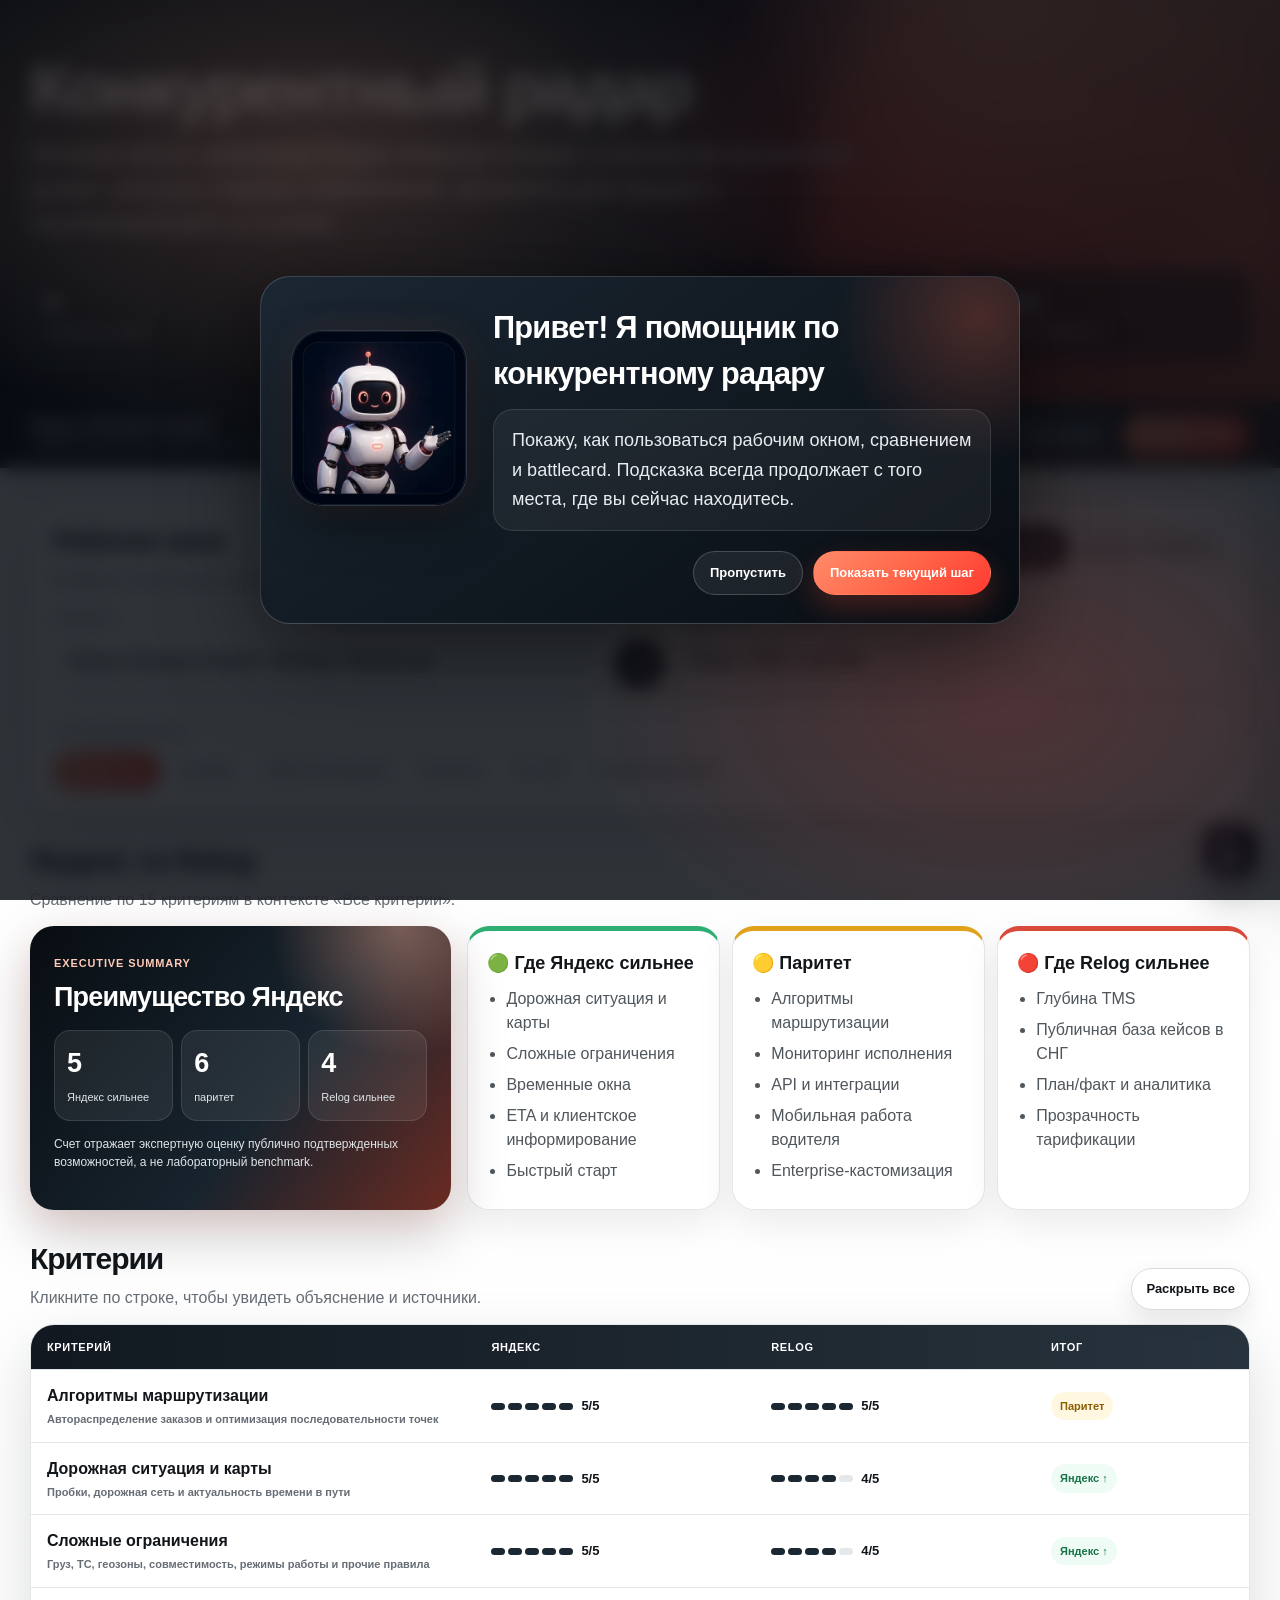
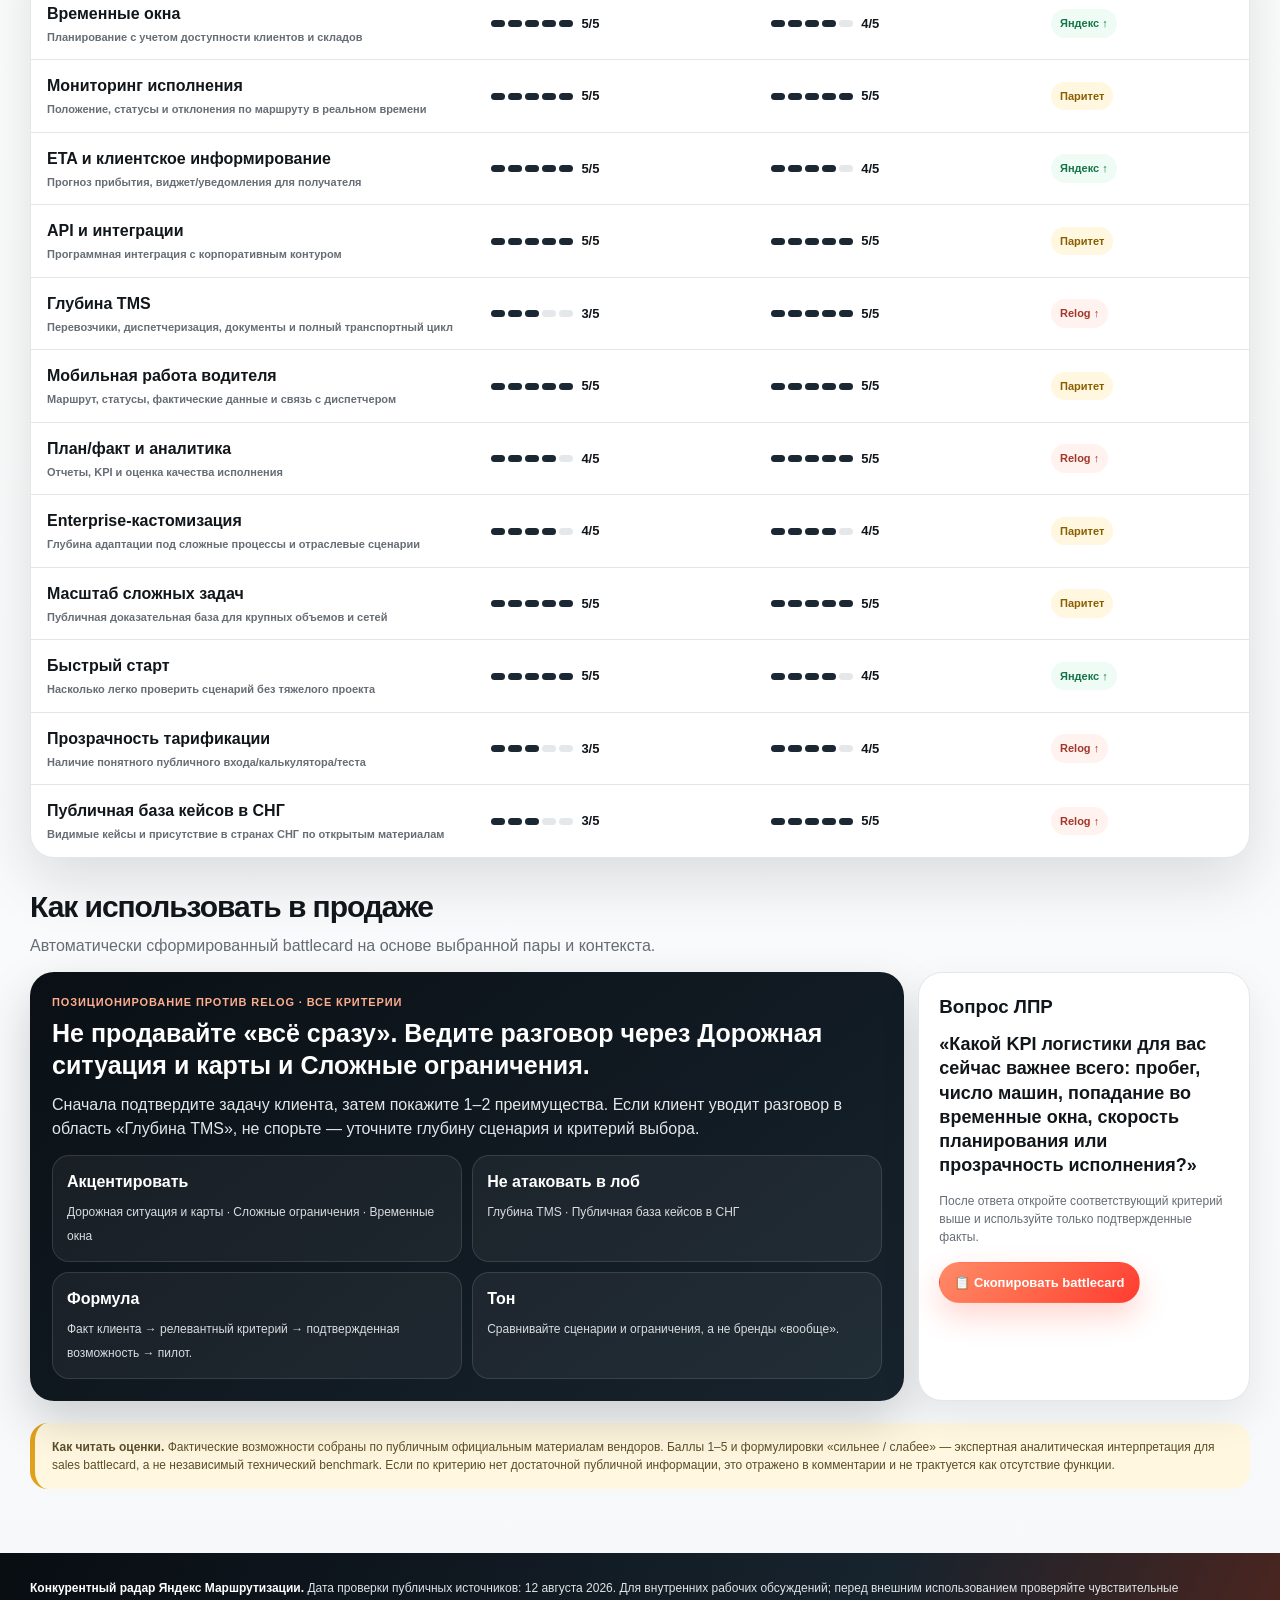
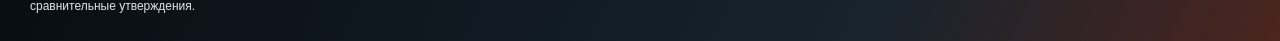
<file: радар.html>
<!doctype html>
<html lang="ru">
<head>
<meta charset="utf-8" />
<meta name="viewport" content="width=device-width, initial-scale=1" />
<title>Конкурентный радар | Яндекс Маршрутизация</title>
<style>
:root{
  --bg:#080d12;--bg2:#1b2733;--ink:#11161b;--muted:#666d75;--card:#fff;--line:#e4e7ea;
  --accent:#ff684b;--accent2:#ff3b30;--accentSoft:#ffad8f;--green:#2eae73;--greenSoft:#effbf5;
  --red:#d94a3a;--redSoft:#fff2ef;--yellow:#b87900;--yellowSoft:#fff7df;--blue:#3269c8;--blueSoft:#eef4ff;
  --soft:#f5f6f7;--shadow:0 22px 60px rgba(8,13,18,.13);--radius:24px;
}
*{box-sizing:border-box}
html{scroll-behavior:smooth}
body{margin:0;font-family:Inter,Segoe UI,Roboto,Arial,sans-serif;background:linear-gradient(180deg,#f4f6f7,#fff 32%,#f6f8f9);color:var(--ink);line-height:1.5}
button,select,input{font:inherit}
button{cursor:pointer}
a{color:inherit}
.wrap{width:min(1220px,calc(100% - 40px));margin:0 auto}
.hero{position:relative;overflow:hidden;color:#fff;padding:54px 0 42px;background:radial-gradient(circle at 78% 4%,rgba(255,173,143,.95),transparent 25%),radial-gradient(circle at 72% 35%,rgba(255,59,48,.9),transparent 34%),linear-gradient(118deg,#080d12 0%,#101820 43%,#51231f 70%,#ff684b 100%)}
.hero:before{content:"";position:absolute;inset:0;background:linear-gradient(90deg,rgba(8,13,18,.91) 0%,rgba(8,13,18,.55) 43%,rgba(8,13,18,.08) 72%),linear-gradient(0deg,rgba(8,13,18,.58),transparent 44%);pointer-events:none}
.hero:after{content:"";position:absolute;right:-145px;top:-185px;width:610px;height:760px;border-radius:48% 52% 45% 55%;background:linear-gradient(180deg,rgba(255,183,151,.95),rgba(255,104,75,.72),rgba(255,59,48,.92));filter:blur(18px);transform:rotate(28deg);opacity:.62}
.hero .wrap{position:relative;z-index:2}
.eyebrow{display:inline-flex;gap:8px;align-items:center;padding:7px 12px;border-radius:999px;border:1px solid rgba(255,255,255,.18);background:rgba(10,15,20,.36);font-size:12px;font-weight:900;letter-spacing:.06em;text-transform:uppercase}
.hero h1{font-size:clamp(38px,6vw,68px);line-height:1.02;letter-spacing:-.04em;margin:0 0 14px;max-width:850px}
.hero p{font-size:clamp(17px,2vw,23px);color:#f2f4f5;max-width:850px;margin:0}
.hero-stats{display:grid;grid-template-columns:repeat(4,1fr);gap:12px;margin-top:28px}
.hero-stat{background:rgba(10,15,20,.48);border:1px solid rgba(255,255,255,.18);border-radius:19px;padding:16px;box-shadow:0 16px 38px rgba(0,0,0,.16);backdrop-filter:blur(10px)}
.hero-stat b{display:block;font-size:22px}.hero-stat span{font-size:13px;color:#e8ebed}
.sticky{position:sticky;top:0;z-index:30;background:linear-gradient(90deg,rgba(8,13,18,.98),rgba(19,28,36,.96) 68%,rgba(54,28,25,.96));border-bottom:1px solid rgba(255,255,255,.1);box-shadow:0 12px 34px rgba(8,13,18,.14)}
.sticky .wrap{display:flex;align-items:center;justify-content:space-between;gap:14px;padding:12px 0}
.brand{color:#fff;font-weight:900;letter-spacing:-.02em}.brand small{display:block;color:#cfd5d9;font-size:11px;font-weight:700;letter-spacing:.04em;text-transform:uppercase}
.top-actions{display:flex;gap:8px;align-items:center;flex-wrap:wrap;justify-content:flex-end}
.btn{appearance:none;border:1px solid #d9dde1;background:#fff;color:#11161b;border-radius:999px;padding:10px 14px;font-weight:900;font-size:13px;box-shadow:0 9px 24px rgba(8,13,18,.09);transition:.2s ease}
.btn:hover,.btn:focus-visible{transform:translateY(-2px);outline:none;box-shadow:0 13px 30px rgba(8,13,18,.18)}
.btn.primary{color:#fff;border-color:transparent;background:linear-gradient(135deg,#ff8b69,#ff684b 48%,#ff3b30);box-shadow:0 13px 30px rgba(255,78,54,.24)}
.btn.dark{background:#111820;color:#fff;border-color:#111820}.btn.ghost{background:rgba(255,255,255,.08);color:#fff;border-color:rgba(255,255,255,.16);box-shadow:none}
main{padding:30px 0 64px}
.control-shell{background:#fff;border:1px solid var(--line);border-radius:28px;padding:22px;box-shadow:var(--shadow)}
.control-head{display:flex;justify-content:space-between;gap:18px;align-items:flex-start;margin-bottom:18px}
.control-head h2{margin:0;font-size:27px;letter-spacing:-.03em}.control-head p{margin:6px 0 0;color:var(--muted)}
.mode-switch{display:inline-flex;padding:4px;background:#f1f3f4;border:1px solid #e1e5e8;border-radius:999px;gap:4px}
.mode-btn{border:0;background:transparent;border-radius:999px;padding:9px 13px;font-weight:900;color:#6e747a}.mode-btn.active{background:#111820;color:#fff;box-shadow:0 8px 18px rgba(8,13,18,.15)}
.product-pickers{display:grid;grid-template-columns:minmax(0,1fr) 50px minmax(0,1fr);gap:12px;align-items:end}
.picker label{display:block;font-size:11px;font-weight:900;text-transform:uppercase;letter-spacing:.07em;color:var(--muted);margin:0 0 7px}
.select-wrap{position:relative}.product-select{width:100%;appearance:none;border:1px solid #dce1e4;background:#fff;border-radius:18px;padding:15px 46px 15px 15px;font-weight:900;color:#11161b;box-shadow:0 9px 24px rgba(8,13,18,.06);outline:none}.product-select:focus{border-color:var(--accent);box-shadow:0 0 0 4px rgba(255,104,75,.12),0 12px 30px rgba(8,13,18,.09)}
.select-wrap:after{content:"⌄";position:absolute;right:16px;top:50%;transform:translateY(-53%);font-size:20px;color:#7b8085;pointer-events:none}
.swap-btn{width:50px;height:50px;border-radius:50%;border:1px solid #dde1e4;background:#111820;color:#fff;font-weight:900;font-size:18px;box-shadow:0 10px 24px rgba(8,13,18,.15);transition:.2s ease}.swap-btn:hover{transform:rotate(180deg);background:linear-gradient(135deg,var(--accent),var(--accent2));border-color:transparent}
.context-row{margin-top:18px;padding-top:17px;border-top:1px solid var(--line)}
.context-label{font-size:11px;font-weight:900;text-transform:uppercase;letter-spacing:.07em;color:var(--muted);margin-bottom:9px}
.chips{display:flex;gap:8px;flex-wrap:wrap}.chip{appearance:none;border:1px solid #dfe3e6;background:#fff;border-radius:999px;padding:9px 12px;font-size:12px;font-weight:900;color:#555c62;transition:.18s ease}.chip:hover{transform:translateY(-2px);border-color:#aaa}.chip.active{color:#fff;border-color:transparent;background:linear-gradient(135deg,#ff8b69,#ff684b 48%,#ff3b30);box-shadow:0 9px 20px rgba(255,78,54,.2)}
.section{margin-top:26px}.section-title{display:flex;align-items:flex-end;justify-content:space-between;gap:14px;margin-bottom:14px}.section-title h2{font-size:30px;margin:0;letter-spacing:-.035em}.section-title p{margin:5px 0 0;color:var(--muted)}
.summary-grid{display:grid;grid-template-columns:1.05fr 1.95fr;gap:16px}
.score-card{position:relative;overflow:hidden;background:radial-gradient(circle at 88% 0,rgba(255,173,143,.42),transparent 28%),linear-gradient(128deg,#080d12,#17232d 58%,#6b2b22 100%);border-radius:24px;padding:24px;color:#fff;box-shadow:0 24px 58px rgba(8,13,18,.2),0 12px 34px rgba(255,82,58,.12)}
.score-card .kicker{font-size:11px;text-transform:uppercase;letter-spacing:.08em;color:#ffcab8;font-weight:900}.score-title{font-size:27px;font-weight:900;line-height:1.12;margin:8px 0 18px;letter-spacing:-.03em}.score-numbers{display:grid;grid-template-columns:repeat(3,1fr);gap:8px}.score-num{padding:12px;border-radius:16px;background:rgba(255,255,255,.075);border:1px solid rgba(255,255,255,.11)}.score-num b{font-size:27px;display:block}.score-num span{font-size:11px;color:#dfe4e7}.score-note{margin-top:14px;color:#dfe4e7;font-size:12px}
.triad{display:grid;grid-template-columns:repeat(3,1fr);gap:12px}
.mini-card{background:#fff;border:1px solid var(--line);border-radius:22px;padding:19px;box-shadow:0 14px 38px rgba(8,13,18,.08)}.mini-card h3{margin:0 0 10px;font-size:18px}.mini-card ul{margin:0;padding-left:19px;color:#4f565c}.mini-card li{margin:7px 0}.mini-card.strong{border-top:5px solid var(--green)}.mini-card.equal{border-top:5px solid #e0a11b}.mini-card.weak{border-top:5px solid var(--red)}
.table-shell{overflow:hidden;border:1px solid var(--line);border-radius:24px;background:#fff;box-shadow:var(--shadow)}
.comp-head,.comp-row{display:grid;grid-template-columns:minmax(190px,1.35fr) minmax(150px,.85fr) minmax(150px,.85fr) minmax(130px,.65fr);align-items:center}
.table-shell.single-mode .comp-head,.table-shell.single-mode .comp-row{grid-template-columns:minmax(220px,1.55fr) minmax(170px,.7fr) minmax(160px,.75fr)}
.comp-head{background:linear-gradient(90deg,#111820,#27333d);color:#fff;font-size:11px;text-transform:uppercase;letter-spacing:.06em;font-weight:900}.comp-head>div,.comp-row>div{padding:14px 16px}.comp-row{border-top:1px solid var(--line);transition:.2s ease;cursor:pointer}.comp-row:hover{background:#fffaf8;box-shadow:inset 4px 0 0 var(--accent)}
.criterion{font-weight:900}.criterion small{display:block;color:var(--muted);font-weight:600;font-size:11px;margin-top:3px}.rating{display:flex;align-items:center;gap:8px}.bars{display:flex;gap:3px}.bar{width:14px;height:7px;border-radius:999px;background:#e5e8ea}.bar.on{background:#1b2733}.rating strong{font-size:13px}.winner{display:inline-flex;align-items:center;gap:6px;width:fit-content;border-radius:999px;padding:6px 9px;font-size:11px;font-weight:900}.winner.a{background:var(--greenSoft);color:#177449}.winner.b{background:var(--redSoft);color:#a2372b}.winner.eq{background:var(--yellowSoft);color:#8a5e00}
.detail-row{display:none;border-top:1px solid #eee;background:#fbfcfc;padding:18px}.detail-row.open{display:block}.detail-grid{display:grid;grid-template-columns:1fr 1fr;gap:12px}.detail-box{border:1px solid #e1e5e8;border-radius:18px;background:#fff;padding:15px}.detail-box h4{margin:0 0 6px;font-size:15px}.detail-box p{margin:0;color:#51585e;font-size:13px}.detail-tip{margin-top:12px;border-radius:17px;padding:14px 16px;background:var(--yellowSoft);border-left:5px solid #e0a11b;font-size:13px}.source-mini{margin-top:10px;font-size:11px;color:#7a8085}.source-mini a{color:#b13d2f;font-weight:900;text-decoration:none}.source-mini a:hover{text-decoration:underline}
.battlecard{display:grid;grid-template-columns:minmax(0,1.45fr) minmax(280px,.55fr);gap:14px}.battle-main{background:linear-gradient(145deg,#0a1015,#17232d);border-radius:24px;padding:22px;color:#fff;box-shadow:0 20px 48px rgba(8,13,18,.18)}.battle-main .label{display:block;color:#ffad8f;font-size:11px;text-transform:uppercase;letter-spacing:.08em;font-weight:900;margin-bottom:8px}.battle-main h3{font-size:25px;line-height:1.25;margin:0 0 12px}.battle-main p{color:#e3e7ea;margin:0 0 14px}.battle-points{display:grid;grid-template-columns:1fr 1fr;gap:10px}.battle-point{border:1px solid rgba(255,255,255,.12);border-radius:17px;padding:14px;background:rgba(255,255,255,.05)}.battle-point b{display:block;margin-bottom:5px}.battle-point span{font-size:12px;color:#d8dde0}.battle-side{background:#fff;border:1px solid var(--line);border-radius:24px;padding:20px;box-shadow:0 16px 42px rgba(8,13,18,.08)}.battle-side h3{margin:0 0 11px}.question{font-size:18px;font-weight:900;line-height:1.35;margin:8px 0 14px}.micro{color:var(--muted);font-size:12px}
.product-grid{display:grid;grid-template-columns:repeat(2,1fr);gap:14px}.product-card{background:#fff;border:1px solid var(--line);border-radius:24px;padding:22px;box-shadow:0 16px 42px rgba(8,13,18,.08)}.product-card h3{margin:0 0 10px}.tagline{color:var(--muted);font-size:13px;margin-bottom:14px}.split{display:grid;grid-template-columns:1fr 1fr;gap:12px}.listbox{border-radius:18px;padding:15px}.listbox.good{background:var(--greenSoft);border-left:5px solid var(--green)}.listbox.risk{background:var(--redSoft);border-left:5px solid var(--red)}.listbox h4{margin:0 0 8px}.listbox ul{margin:0;padding-left:18px}.listbox li{margin:6px 0;font-size:13px}
.source-panel{position:fixed;inset:0 0 0 auto;width:min(520px,100%);z-index:100;background:#fff;box-shadow:-24px 0 70px rgba(8,13,18,.28);transform:translateX(105%);transition:transform .28s cubic-bezier(.22,1,.36,1);display:flex;flex-direction:column}.source-panel.open{transform:none}.source-head{padding:20px 22px;color:#fff;background:radial-gradient(circle at 88% 0,rgba(255,173,143,.42),transparent 28%),linear-gradient(128deg,#080d12,#17232d 58%,#6b2b22 100%);display:flex;justify-content:space-between;gap:10px;align-items:center}.source-head h2{font-size:22px;margin:0}.close{width:38px;height:38px;border:1px solid rgba(255,255,255,.2);background:rgba(255,255,255,.08);color:#fff;border-radius:50%;font-size:22px}.source-body{padding:18px;overflow:auto}.source-group{margin-bottom:18px}.source-group h3{margin:0 0 9px;font-size:17px}.source-item{display:block;border:1px solid #e0e4e7;border-radius:16px;padding:13px 14px;text-decoration:none;margin:8px 0;background:#fafbfb;transition:.18s ease}.source-item:hover{transform:translateY(-2px);border-color:rgba(255,104,75,.45);box-shadow:0 10px 24px rgba(255,104,75,.12)}.source-item b{display:block;font-size:13px}.source-item span{display:block;color:var(--muted);font-size:11px;margin-top:3px}.backdrop{position:fixed;inset:0;background:rgba(8,13,18,.52);backdrop-filter:blur(2px);z-index:90;opacity:0;visibility:hidden;transition:.2s}.backdrop.open{opacity:1;visibility:visible}
.toast{position:fixed;left:50%;bottom:24px;z-index:120;transform:translate(-50%,18px);opacity:0;pointer-events:none;background:#111820;color:#fff;border-radius:999px;padding:10px 15px;font-size:12px;font-weight:900;box-shadow:0 14px 34px rgba(8,13,18,.24);transition:.2s}.toast.show{opacity:1;transform:translate(-50%,0)}
.disclaimer{margin-top:22px;background:#fff7df;border-left:5px solid #e0a11b;border-radius:18px;padding:15px 17px;color:#5b4d2a;font-size:12px}
.footer{background:linear-gradient(115deg,#080d12,#17232d 68%,#4c251f);color:#dfe4e7;padding:26px 0}.footer p{margin:0;font-size:12px}.footer strong{color:#fff}
.hidden{display:none!important}
@media(max-width:980px){.summary-grid,.battlecard{grid-template-columns:1fr}.triad{grid-template-columns:1fr}.comp-head,.comp-row{grid-template-columns:1.2fr .8fr .8fr}.comp-head>div:last-child,.comp-row>div:last-child{display:none}.product-grid{grid-template-columns:1fr}.hero-stats{grid-template-columns:repeat(2,1fr)}}
@media(max-width:700px){.wrap{width:min(100% - 24px,1220px)}.hero{padding:40px 0 30px}.hero-stats{grid-template-columns:1fr 1fr}.sticky .wrap{align-items:flex-start}.brand small{display:none}.top-actions .btn span{display:none}.control-head{display:block}.mode-switch{margin-top:12px}.product-pickers{grid-template-columns:1fr}.swap-btn{justify-self:center;transform:rotate(90deg)}.swap-btn:hover{transform:rotate(270deg)}.comp-head{display:none}.comp-row{grid-template-columns:1fr 1fr;padding:10px}.comp-row>div{padding:7px}.comp-row>div:nth-child(3){border-left:1px solid #edf0f1}.criterion{grid-column:1/-1}.detail-grid,.battle-points,.split{grid-template-columns:1fr}.section-title{display:block}.section-title .btn{margin-top:10px}.score-numbers{grid-template-columns:1fr 1fr 1fr}}
@media print{.sticky,.control-shell,.top-actions,.btn,.source-panel,.backdrop,.toast{display:none!important}body{background:#fff}.hero{padding:24px 0;background:#111820}.hero:after{display:none}.section{break-inside:avoid}.table-shell,.mini-card,.score-card,.battle-main,.battle-side{box-shadow:none}}


/* === Interactive robot guide (ported from the previous manual) === */
body.guide-lock{overflow:hidden}
.guide-overlay{position:fixed;inset:0;z-index:1200;display:none;align-items:center;justify-content:center;padding:24px;background:radial-gradient(760px 460px at 24% 18%,rgba(255,173,143,.18),transparent 64%),radial-gradient(680px 440px at 78% 78%,rgba(255,59,48,.16),transparent 62%),rgba(8,13,18,.84);backdrop-filter:blur(9px)}
.guide-overlay.show{display:flex;animation:guideFade .24s ease}
@keyframes guideFade{from{opacity:0}to{opacity:1}}
.guide-box{width:min(760px,100%);border-radius:30px;border:1px solid rgba(255,255,255,.18);background:linear-gradient(145deg,rgba(27,39,51,.985),rgba(8,13,18,.995));box-shadow:0 28px 90px rgba(0,0,0,.52);padding:28px;color:#fff;position:relative;overflow:hidden}
.guide-box:before{content:"";position:absolute;width:300px;height:300px;right:-110px;top:-110px;border-radius:50%;background:radial-gradient(circle,rgba(255,104,75,.24),transparent 68%)}
.guide-row{display:grid;grid-template-columns:180px 1fr;gap:24px;align-items:center;position:relative;z-index:1}
.guide-robot{width:176px;height:176px;margin:auto;position:relative;overflow:hidden;border-radius:32px;background:#07111f;border:1px solid rgba(255,255,255,.16);box-shadow:0 20px 48px rgba(0,0,0,.34),0 0 32px rgba(255,104,75,.11);animation:robotFloat 2.8s ease-in-out infinite;isolation:isolate}
@keyframes robotFloat{0%,100%{transform:translateY(0)}50%{transform:translateY(-9px)}}
.guide-robot:after{content:"";position:absolute;inset:0;z-index:3;pointer-events:none;border-radius:inherit;box-shadow:inset 0 0 0 1px rgba(255,255,255,.08),inset 0 -24px 35px rgba(2,7,14,.18)}
.guide-robot-frame{position:absolute;inset:0;width:100%;height:100%;display:block;object-fit:cover;object-position:center;user-select:none;-webkit-user-drag:none}
.guide-robot-frame-1{z-index:1;opacity:1;animation:guideRobotFrameOne 4.8s steps(1,end) infinite}
.guide-robot-frame-2{z-index:2;opacity:0;animation:guideRobotFrameTwo 4.8s steps(1,end) infinite}
@keyframes guideRobotFrameOne{0%,45%,57%,100%{opacity:1}46%,56%{opacity:0}}
@keyframes guideRobotFrameTwo{0%,45%,57%,100%{opacity:0}46%,56%{opacity:1}}
.guide-speech h3{font-size:clamp(1.35rem,2.4vw,2rem);margin:0 0 12px;letter-spacing:-.025em}
.guide-text{min-height:92px;color:#e8ecef;font-size:clamp(1rem,1.6vw,1.13rem);line-height:1.62;background:rgba(255,255,255,.055);border:1px solid rgba(255,255,255,.11);border-radius:20px;padding:16px 18px}
.guide-actions{display:flex;justify-content:flex-end;gap:10px;margin-top:20px;position:relative;z-index:1;flex-wrap:wrap}
.guide-btn{border-radius:999px;padding:11px 16px;font:inherit;font-size:13px;font-weight:900;cursor:pointer;border:1px solid rgba(255,255,255,.19);transition:transform .18s ease,box-shadow .18s ease,background .18s ease}
.guide-btn:hover,.guide-btn:focus-visible{transform:translateY(-2px);outline:none}
.guide-btn.primary{background:linear-gradient(135deg,#ff8b69,#ff684b 48%,#ff3b30);color:#fff;border-color:transparent;box-shadow:0 12px 28px rgba(255,78,54,.24)}
.guide-btn.secondary{background:rgba(255,255,255,.07);color:#fff}
.guide-spotlight{position:relative!important;z-index:1201!important;border-radius:24px;box-shadow:0 0 0 9999px rgba(8,13,18,.71),0 22px 60px rgba(0,0,0,.2)!important;outline:3px solid rgba(255,104,75,.82);outline-offset:5px}
.sticky.guide-spotlight{position:sticky!important}
.guide-bubble{position:fixed;z-index:1202;left:50%;bottom:28px;transform:translateX(-50%);width:min(800px,calc(100% - 28px));border-radius:24px;border:1px solid rgba(255,255,255,.18);background:linear-gradient(145deg,rgba(27,39,51,.99),rgba(8,13,18,.995));box-shadow:0 26px 70px rgba(0,0,0,.5);padding:17px;display:none;gap:13px;align-items:center;color:#fff}
.guide-bubble.show{display:flex;animation:guideBubble .22s ease}
@keyframes guideBubble{from{opacity:0;transform:translateX(-50%) translateY(8px)}to{opacity:1;transform:translateX(-50%) translateY(0)}}
.guide-mini-robot{position:relative;overflow:hidden;width:52px;height:52px;flex:0 0 52px;padding:0;border-radius:17px;background:#07111f;border:1px solid rgba(255,255,255,.16);box-shadow:0 10px 26px rgba(0,0,0,.28),0 0 18px rgba(255,104,75,.12)}
.guide-mini-robot .guide-robot-frame{border-radius:inherit}
.guide-bubble-text{flex:1;line-height:1.5;font-size:14px;color:#f1f3f4}
.guide-step-count{color:#aeb7bd;font-size:12px;font-weight:900;white-space:nowrap}
.guide-fab{position:fixed;right:22px;bottom:22px;z-index:950;width:54px;height:54px;border-radius:18px;border:1px solid rgba(255,255,255,.16);padding:0;background:#07111f;box-shadow:0 16px 38px rgba(8,13,18,.32),0 0 24px rgba(255,104,75,.14);overflow:hidden;transition:width .24s cubic-bezier(.22,1,.36,1),transform .18s ease,box-shadow .18s ease,border-color .18s ease}
.guide-fab:hover,.guide-fab:focus-visible{width:174px;transform:translateY(-3px);border-color:rgba(255,104,75,.58);box-shadow:0 20px 44px rgba(8,13,18,.34),0 0 28px rgba(255,104,75,.2);outline:none}
.guide-fab-robot{position:absolute;left:0;top:0;width:52px;height:52px;overflow:hidden;border-radius:17px}
.guide-fab-label{position:absolute;left:58px;right:13px;top:50%;transform:translateY(-50%);color:#fff;font-weight:900;font-size:12px;white-space:nowrap;text-align:left;opacity:0;transition:opacity .15s ease}
.guide-fab:hover .guide-fab-label,.guide-fab:focus-visible .guide-fab-label{opacity:1}
body.guide-step-active .guide-fab{opacity:.16;pointer-events:none}
@media(max-width:700px){.guide-row{grid-template-columns:1fr;gap:16px;text-align:center}.guide-robot{width:156px;height:156px;border-radius:28px}.guide-actions{justify-content:stretch}.guide-btn{flex:1}.guide-bubble{align-items:flex-start;bottom:14px}.guide-step-count{display:none}.guide-fab{right:14px;bottom:14px;width:50px;height:50px;border-radius:16px}.guide-fab:hover,.guide-fab:focus-visible{width:50px}.guide-fab-robot{width:48px;height:48px}.guide-fab-label{display:none}}
@media(prefers-reduced-motion:reduce){.guide-robot{animation:none}.guide-robot-frame-1{animation:none!important;opacity:1!important}.guide-robot-frame-2{animation:none!important;opacity:0!important}.guide-bubble.show,.guide-overlay.show{animation:none}}
@media print{.guide-overlay,.guide-bubble,.guide-fab{display:none!important}}

</style>
</head>
<body>
<header class="hero">
  <div class="wrap">
    <h1>Конкурентный радар</h1>
    <p>Интерактивное сравнение Яндекс Маршрутизации с ключевыми решениями рынка: сильные стороны, ограничения, аргументы для продаж и подтверждающие источники.</p>
    <div class="hero-stats">
      <div class="hero-stat"><b>6</b><span>продуктов в базе</span></div>
      <div class="hero-stat"><b>15</b><span>единых критериев</span></div>
      <div class="hero-stat"><b>6</b><span>контекстов клиента</span></div>
      <div class="hero-stat"><b>1 клик</b><span>до готового battlecard</span></div>
    </div>
  </div>
</header>
<nav class="sticky">
  <div class="wrap">
    <div class="brand">Яндекс Маршрутизация<small>Competitive intelligence workspace</small></div>
    <div class="top-actions">
      <button class="btn ghost" id="copyBtn">📋 <span>Скопировать итог</span></button>
      <button class="btn ghost" id="sourcesBtn">↗ <span>Источники</span></button>
      <button class="btn primary" onclick="window.print()">⤓ <span>Печать / PDF</span></button>
    </div>
  </div>
</nav>
<main>
<div class="wrap">
  <section class="control-shell" aria-label="Панель сравнения">
    <div class="control-head">
      <div><h2>Рабочее окно</h2><p>Выберите один продукт для battlecard или два — для относительного сравнения.</p></div>
      <div class="mode-switch" role="tablist"><button class="mode-btn active" data-mode="compare">Сравнение</button><button class="mode-btn" data-mode="single">Только продукт</button></div>
    </div>
    <div class="product-pickers">
      <div class="picker"><label>Продукт 1</label><div class="select-wrap"><select class="product-select" id="productA"></select></div></div>
      <button class="swap-btn" id="swapBtn" title="Поменять местами">⇄</button>
      <div class="picker" id="pickerB"><label>Продукт 2</label><div class="select-wrap"><select class="product-select" id="productB"></select></div></div>
    </div>
    <div class="context-row"><div class="context-label">Что важно клиенту?</div><div class="chips" id="contextChips"></div></div>
  </section>

  <section class="section" id="summarySection">
    <div class="section-title"><div><h2 id="summaryHeading">Итог сравнения</h2><p id="summarySub">Быстрая картина перед звонком или встречей.</p></div></div>
    <div class="summary-grid">
      <div class="score-card" id="scoreCard"></div>
      <div class="triad" id="triad"></div>
    </div>
  </section>

  <section class="section" id="compareSection">
    <div class="section-title"><div><h2>Критерии</h2><p>Кликните по строке, чтобы увидеть объяснение и источники.</p></div><button class="btn" id="toggleDetails">Раскрыть все</button></div>
    <div class="table-shell"><div class="comp-head"><div>Критерий</div><div id="headA">Продукт 1</div><div id="headB">Продукт 2</div><div>Итог</div></div><div id="comparisonRows"></div></div>
  </section>

  <section class="section" id="battleSection">
    <div class="section-title"><div><h2>Как использовать в продаже</h2><p>Автоматически сформированный battlecard на основе выбранной пары и контекста.</p></div></div>
    <div class="battlecard"><div class="battle-main" id="battleMain"></div><div class="battle-side" id="battleSide"></div></div>
  </section>

  <section class="section hidden" id="singleSection">
    <div class="section-title"><div><h2>Профиль продукта</h2><p>Сильные стороны и зоны, которые стоит уточнять на встрече.</p></div></div>
    <div class="product-grid" id="singleGrid"></div>
  </section>

  <div class="disclaimer"><b>Как читать оценки.</b> Фактические возможности собраны по публичным официальным материалам вендоров. Баллы 1–5 и формулировки «сильнее / слабее» — экспертная аналитическая интерпретация для sales battlecard, а не независимый технический benchmark. Если по критерию нет достаточной публичной информации, это отражено в комментарии и не трактуется как отсутствие функции.</div>
</div>
</main>
<footer class="footer"><div class="wrap"><p><strong>Конкурентный радар Яндекс Маршрутизации.</strong> Дата проверки публичных источников: 12 августа 2026. Для внутренних рабочих обсуждений; перед внешним использованием проверяйте чувствительные сравнительные утверждения.</p></div></footer>

<div class="backdrop" id="backdrop"></div>
<aside class="source-panel" id="sourcePanel" aria-hidden="true"><div class="source-head"><div><h2>Источники</h2><div style="font-size:12px;color:#dfe4e7">Официальные страницы и документация</div></div><button class="close" id="closeSources">×</button></div><div class="source-body" id="sourceBody"></div></aside>
<div class="toast" id="toast">Скопировано</div>

<button class="guide-fab" id="guideFab" type="button" title="Подсказка по текущему экрану" aria-label="Открыть подсказку по текущему экрану">
  <span class="guide-fab-robot" aria-hidden="true"><img class="guide-robot-frame guide-robot-frame-1" src="[data-uri]" alt=""><img class="guide-robot-frame guide-robot-frame-2" src="[data-uri]" alt=""></span><span class="guide-fab-label">Подсказка</span>
</button>
<div class="guide-overlay" id="guideOverlay" aria-hidden="true">
  <div class="guide-box" role="dialog" aria-modal="true" aria-labelledby="guideWelcomeTitle">
    <div class="guide-row">
      <div class="guide-robot" aria-hidden="true"><img class="guide-robot-frame guide-robot-frame-1" src="[data-uri]" alt=""><img class="guide-robot-frame guide-robot-frame-2" src="[data-uri]" alt=""></div>
      <div class="guide-speech"><h3 id="guideWelcomeTitle">Привет! Я помощник по конкурентному радару</h3><div class="guide-text">Покажу, как пользоваться рабочим окном, сравнением и battlecard. Подсказка всегда продолжает с того места, где вы сейчас находитесь.</div></div>
    </div>
    <div class="guide-actions"><button class="guide-btn secondary" id="guideSkip" type="button">Пропустить</button><button class="guide-btn primary" id="guideStart" type="button">Показать текущий шаг</button></div>
  </div>
</div>
<div class="guide-bubble" id="guideBubble" aria-live="polite">
  <div class="guide-mini-robot" aria-hidden="true"><img class="guide-robot-frame guide-robot-frame-1" src="[data-uri]" alt=""><img class="guide-robot-frame guide-robot-frame-2" src="[data-uri]" alt=""></div>
  <div class="guide-bubble-text" id="guideBubbleText"></div>
  <span class="guide-step-count" id="guideStepCount"></span>
  <button class="guide-btn secondary" id="guidePrev" type="button">Назад</button>
  <button class="guide-btn primary" id="guideNext" type="button">Далее</button>
</div>

<script>
const SOURCES={
 yandex:[
  {title:'Документация к сервисам Яндекс Маршрутизации',url:'https://yandex.ru/routing/doc/ru/',note:'Планирование 300+ параметров, мониторинг, экспресс-доставка, календарное планирование, приложение.'},
  {title:'ETA — ожидаемое время прибытия',url:'https://yandex.ru/routing/doc/ru/delivery/functions/eta',note:'ETA пересчитывается каждые несколько минут с учетом текущих пробок и дорожной загрузки.'},
  {title:'Сервис мониторинга',url:'https://yandex.ru/routing/monitoring',note:'Рабочее место логиста, клиентский виджет, мобильное приложение, контроль отклонений.'},
  {title:'Порядок внедрения API',url:'https://yandex.ru/routing/doc/ru/delivery/quickstart/integrate',note:'OAuth, API-интеграция, формирование маршрутов и передача фактических данных.'}
 ],
 relog:[
  {title:'Relog — TMS последней мили',url:'https://getrelog.com/',note:'Оптимальные маршруты, аналитика по заказам и курьерам, клиентский сервис.'},
  {title:'Relog REST API',url:'https://api.relog.kz/',note:'API заявок, водителей, транспорта, маршрутов, складов, геозон и др.'},
  {title:'Кейс «Без Барьеров»',url:'https://getrelog.com/cases/without_barriers/',note:'Автораспределение заказов, ограничения грузоподъемности, мониторинг и аналитика.'},
  {title:'Кейс RG Brands',url:'https://getrelog.com/cases/rgbrands-2026/',note:'Крупная дистрибуция в Центральной Азии, 15 000+ доставок и около 500 маршрутов в день.'}
 ],
 magenta:[
  {title:'Платформа Magenta',url:'https://magenta-technology.ru/',note:'Динамическое планирование, транспорт, мобильный персонал, контроль и аналитика.'},
  {title:'Magenta для дистрибуции',url:'https://magenta-technology.ru/solutions/distribution',note:'Пробки, графики точек, мониторинг, информирование, мобильное приложение и отчеты.'},
  {title:'TMS Magenta',url:'https://magenta-technology.ru/tms-magenta-priznana-luchshim-it-proektom-na-forume-czifrovaya-transportacziya-2025',note:'Полный цикл: планирование, диспетчеризация, GPS-мониторинг, мобильное приложение, аналитика.'},
  {title:'О компании Magenta',url:'https://magenta-technology.ru/about',note:'500 000 маршрутов в день, 500+ клиентов по миру, enterprise-позиционирование.'}
 ],
 antor:[
  {title:'ANTOR LogisticsMaster',url:'https://www.antor.ru/programs/antor-logisticsmaster/',note:'100+ параметров, VRP solver, сценарии, интеграции ERP/CRM/WMS, многодневные рейсы.'},
  {title:'ANTOR — актуальные возможности',url:'https://www.antor.ru/about/news/news/obespechte-prozrachnost-raskhoda-topliva-v-reysakh-s-resheniyami-antor/',note:'Планирование до 10 000 маршрутов, обновленные карты, интернет-карты.'}
 ],
 advantum:[
  {title:'Адвантум Маршрутизация',url:'https://advantum.ru/route',note:'50+ параметров, OSM-граф, грузы, тарифы, геозоны, ограничения ТС и складов.'},
  {title:'Платформа A.TMS',url:'https://advantum.ru/atms-platform',note:'100+ параметров на платформе, перевозчики, планирование и реакция на отклонения.'},
  {title:'Адвантум TMS',url:'https://advantum.ru/tms',note:'Управление собственным и наемным транспортом, планирование, диспетчеризация.'}
 ],
 schedex:[
  {title:'ШЕДЕКС — возможности',url:'https://schedex.ru/',note:'Планирование, мониторинг, информирование клиентов, аналитика, мобильное приложение.'},
  {title:'Возможности ШЕДЕКС',url:'https://schedex.ru/ability',note:'Автоматическое и ручное планирование, импорт, API, параметры водителей и транспорта.'},
  {title:'ШЕДЕКС для транспортных компаний',url:'https://schedex.ru/transports',note:'Онлайн-мониторинг, мобильное приложение, контроль пробега и доставки.'}
 ]
};

const CRITERIA={
 routing:{name:'Алгоритмы маршрутизации',desc:'Автораспределение заказов и оптимизация последовательности точек',tags:['all','lastmile','fmcg','enterprise']},
 traffic:{name:'Дорожная ситуация и карты',desc:'Пробки, дорожная сеть и актуальность времени в пути',tags:['all','lastmile','city']},
 constraints:{name:'Сложные ограничения',desc:'Груз, ТС, геозоны, совместимость, режимы работы и прочие правила',tags:['all','fmcg','enterprise']},
 windows:{name:'Временные окна',desc:'Планирование с учетом доступности клиентов и складов',tags:['all','lastmile','fmcg']},
 monitoring:{name:'Мониторинг исполнения',desc:'Положение, статусы и отклонения по маршруту в реальном времени',tags:['all','lastmile','enterprise']},
 eta:{name:'ETA и клиентское информирование',desc:'Прогноз прибытия, виджет/уведомления для получателя',tags:['all','lastmile','city']},
 api:{name:'API и интеграции',desc:'Программная интеграция с корпоративным контуром',tags:['all','it','enterprise']},
 tms:{name:'Глубина TMS',desc:'Перевозчики, диспетчеризация, документы и полный транспортный цикл',tags:['all','enterprise','fmcg']},
 mobile:{name:'Мобильная работа водителя',desc:'Маршрут, статусы, фактические данные и связь с диспетчером',tags:['all','lastmile']},
 analytics:{name:'План/факт и аналитика',desc:'Отчеты, KPI и оценка качества исполнения',tags:['all','enterprise','fmcg']},
 customization:{name:'Enterprise-кастомизация',desc:'Глубина адаптации под сложные процессы и отраслевые сценарии',tags:['all','enterprise','it']},
 scaling:{name:'Масштаб сложных задач',desc:'Публичная доказательная база для крупных объемов и сетей',tags:['all','enterprise','fmcg']},
 quick:{name:'Быстрый старт',desc:'Насколько легко проверить сценарий без тяжелого проекта',tags:['all','lastmile','city']},
 pricing:{name:'Прозрачность тарификации',desc:'Наличие понятного публичного входа/калькулятора/теста',tags:['all','lastmile']},
 cis:{name:'Публичная база кейсов в СНГ',desc:'Видимые кейсы и присутствие в странах СНГ по открытым материалам',tags:['all','fmcg','enterprise']}
};

const PRODUCTS={
 yandex:{name:'Яндекс Маршрутизация',short:'Яндекс',type:'Routing + Monitoring',tagline:'Оптимизация маршрутов, дорожные данные, ETA и мониторинг в единой экосистеме.',sources:'yandex',scores:{routing:5,traffic:5,constraints:5,windows:5,monitoring:5,eta:5,api:5,tms:3,mobile:5,analytics:4,customization:4,scaling:5,quick:5,pricing:3,cis:3},
  facts:{routing:'Публичная документация заявляет распределение заказов и построение оптимальных маршрутов с учетом более 300 параметров.',traffic:'ETA рассчитывается с учетом текущих пробок и загруженности дорог; дорожная составляющая — одна из наиболее заметных частей продукта.',constraints:'Сервис публично позиционируется как планирование с сотнями параметров и ограничений.',windows:'Временные окна являются базовой частью логики планирования и мониторинга.',monitoring:'Отслеживание доставки в реальном времени, рабочее место логиста, статусы и предупреждения об интервалах.',eta:'ETA пересчитывается каждые несколько минут; есть клиентский виджет и уведомления.',api:'Есть документированный API и отдельный порядок промышленной интеграции.',tms:'Продукт закрывает планирование и мониторинг, но публично позиционируется не как тяжелая end-to-end TMS с тендерами перевозчиков и полным документооборотом.',mobile:'Есть приложение для мобильных сотрудников и передача маршрута/статусов.',analytics:'Есть отчеты и функции план/факт, KPI качества работы курьеров.',customization:'Широкая параметризация и API дают гибкость, но отраслевые кастомные TMS-проекты конкурентов могут быть глубже.',scaling:'Сервис рассчитан на автоматизированное решение сложных VRP-задач; крупная экосистема и промышленный API усиливают масштабируемость.',quick:'Можно проверять сценарий через веб-интерфейс/Excel и затем переходить к API.',pricing:'Публичная модель зависит от сценария и пакета; для enterprise-сравнения часто требуется уточнение коммерческих условий.',cis:'Публичная продуктовая база сильна, но в этой версии battlecard мы не нашли столь же заметной подборки свежих СНГ-кейсов, как у Relog.'}},
 relog:{name:'Relog',short:'Relog',type:'TMS / Last Mile',tagline:'Сильный TMS-фокус на последней миле, дистрибуции и операционной аналитике.',sources:'relog',scores:{routing:5,traffic:4,constraints:4,windows:4,monitoring:5,eta:4,api:5,tms:5,mobile:5,analytics:5,customization:4,scaling:5,quick:4,pricing:4,cis:5},
  facts:{routing:'Relog публично обещает оптимальные маршруты за считанные минуты; кейсы описывают автоматическое распределение заказов.',traffic:'В публичных материалах упоминается использование данных о трафике и оперативная оптимизация, но дорожные данные не являются отдельным экосистемным преимуществом уровня Яндекса.',constraints:'Кейсы подтверждают учет расстояния, времени доставки и ограничений грузоподъемности; глубина полного перечня параметров публично раскрыта слабее, чем у ряда конкурентов.',windows:'Публичные материалы и кейсы описывают работу со строгими временными окнами и очередностью доставки.',monitoring:'Мониторинг местоположения, статусов заказов и производительности водителей описан в кейсах.',eta:'Сильная последняя миля и клиентский сервис, но публичная документация ETA менее детальна, чем у Яндекса.',api:'Есть отдельная актуальная REST API документация с сущностями заказов, водителей, транспорта, складов, маршрутов и геозон.',tms:'Сам продукт позиционируется как TMS последней мили и закрывает широкий операционный контур.',mobile:'В кейсах регулярно используется мобильная работа водителей и мониторинг.',analytics:'Полная аналитика по заказам и курьерам заявлена на главной странице и подтверждается кейсами.',customization:'API и внедренческие проекты дают высокий уровень адаптации, особенно для дистрибуции.',scaling:'Кейс RG Brands — более 15 000 доставок и около 500 маршрутов в день — сильная публичная доказательная база.',quick:'Есть бесплатный пробный вход, но крупные внедрения требуют настройки процессов и данных.',pricing:'Доступен бесплатный пробный сценарий; итоговые enterprise-условия требуют коммерческого обсуждения.',cis:'Очень сильная публичная база в Центральной Азии: Казахстан и региональные дистрибуционные кейсы.'}},
 magenta:{name:'Magenta',short:'Magenta',type:'Enterprise TMS Platform',tagline:'Глубокая enterprise-платформа для транспорта, мобильного персонала и отраслевых сценариев.',sources:'magenta',scores:{routing:5,traffic:4,constraints:5,windows:5,monitoring:5,eta:4,api:4,tms:5,mobile:5,analytics:5,customization:5,scaling:5,quick:3,pricing:2,cis:3},
  facts:{routing:'Платформа заявляет динамическое планирование и оптимизацию перевозок; отраслевые решения строят маршруты автоматически.',traffic:'В дистрибуции прямо учитываются пробки и загруженность площадок.',constraints:'Отраслевые сценарии учитывают графики, операции, весогабаритные параметры, параметры ТС и сложные бизнес-правила.',windows:'Планирование прибытия и доступности точек — одна из базовых функций в дистрибуции и промышленной логистике.',monitoring:'GPS-мониторинг, контроль исполнения и предупреждения об отклонениях встроены в TMS-контур.',eta:'Есть информирование получателей и точное время доставки, но публичная методика расчета раскрыта менее детально, чем у Яндекса.',api:'Интеграции являются частью enterprise-внедрений, но публичный API-портал менее заметен в открытом контуре.',tms:'Сильная end-to-end TMS: планирование, диспетчеризация, GPS, документы, водители и аналитика.',mobile:'Есть отдельное мобильное приложение водителя и мобильные рабочие места.',analytics:'Стандартные и собственные отчеты, план/факт и KPI водителей/доставки.',customization:'Один из ключевых плюсов — адаптация под уникальные отраслевые процессы крупных заказчиков.',scaling:'Компания публично заявляет до 500 000 маршрутов в день и 500+ клиентов по миру.',quick:'Enterprise-платформа чаще предполагает диагностику, пилот и внедренческий проект.',pricing:'Публичная фиксированная тарификация не является центральной частью позиционирования; обычно требуется демо/расчет.',cis:'Работает с крупными заказчиками, но в открытых материалах меньше акцента именно на географии СНГ, чем у Relog.'}},
 antor:{name:'ANTOR LogisticsMaster',short:'ANTOR',type:'Routing / Distribution',tagline:'Зрелая система планирования сложной транспортной логистики и дистрибуции.',sources:'antor',scores:{routing:5,traffic:4,constraints:5,windows:5,monitoring:4,eta:3,api:4,tms:4,mobile:4,analytics:5,customization:5,scaling:5,quick:3,pricing:2,cis:3},
  facts:{routing:'Система автоматически строит и оптимизирует маршруты; используется собственный VRP solver.',traffic:'Учитываются особенности дорожной сети и статистика пробок; поддерживаются разные картографические сервисы.',constraints:'Один из самых сильных публично описанных наборов: 100+ параметров, товарное соседство, промежуточные склады, режимы труда и др.',windows:'Точное соблюдение окон доставки — заявленный принцип оптимизации.',monitoring:'План-факт и мониторинг реализуются в комплексе с ANTOR LogistInWeb/TeamMaster.',eta:'Контроль прибытия и отклонений есть, но клиентский ETA-виджет не является столь явно выраженным ядром продукта.',api:'Есть интеграции с ERP/CRM/WMS; публичная API-документация менее заметна.',tms:'Глубокая транспортная логика и расчеты рентабельности, но продуктовая архитектура распределена между несколькими решениями.',mobile:'Маршрутные задания передаются в мобильные приложения водителей/курьеров.',analytics:'Подробные отчеты, конструктор отчетов, план-факт и рентабельность перевозок.',customization:'Сценарии, геозоны, многодневные рейсы и широкий набор параметров делают продукт сильным в сложной дистрибуции.',scaling:'Публично заявлены крупные задачи и планирование до 10 000 маршрутов.',quick:'Зрелая функциональность требует настройки и внедрения; быстрый SaaS-старт не главный месседж.',pricing:'Публичной простой тарифной сетки на основной продукт нет.',cis:'Есть опыт российских и зарубежных компаний, но текущая публичная СНГ-география раскрыта ограниченно.'}},
 advantum:{name:'Адвантум Маршрутизация',short:'Адвантум',type:'Routing + TMS ecosystem',tagline:'Маршрутизация и TMS-экосистема с сильным учетом транспортных ограничений.',sources:'advantum',scores:{routing:5,traffic:4,constraints:5,windows:5,monitoring:4,eta:3,api:4,tms:5,mobile:4,analytics:4,customization:5,scaling:4,quick:4,pricing:5,cis:3},
  facts:{routing:'Сервис автоматически распределяет заказы и строит маршруты собственного и наемного автопарка.',traffic:'Используется регулярно обновляемый OSM-граф дорожной сети; это хорошо для независимости, но не дает очевидного преимущества собственной экосистемы live-traffic.',constraints:'Маршрутизация учитывает 50+ параметров, а платформа A.TMS публично говорит о 100+ параметрах.',windows:'Учитываются плановые времена посещения, рабочие графики и особенности заявок.',monitoring:'В экосистеме есть контроль доставки и мониторинг рейсов; чистый модуль маршрутизации сфокусирован прежде всего на планировании.',eta:'Есть точное планирование прибытия/отправления, но клиентский ETA-опыт публично раскрыт слабее Яндекса.',api:'Компания делает интеграции и сложные ИТ-проекты, но публичная API-документация не настолько открыта, как у Яндекса/Relog.',tms:'Отдельный TMS-продукт закрывает собственный и наемный транспорт и полный процесс перевозки.',mobile:'TMS включает мобильное приложение водителя.',analytics:'Контроль доставки и TMS предоставляют аналитику исполнения; глубина зависит от выбранных модулей.',customization:'Сильная сторона компании — модульная платформа и индивидуальная разработка.',scaling:'Платформа рассчитана на сложные корпоративные сценарии и работу многих логистов; открытых числовых benchmark меньше, чем у Magenta/ANTOR.',quick:'У модуля маршрутизации есть понятный веб-сервис и отдельный путь внедрения.',pricing:'На странице маршрутизации есть публичный калькулятор тарифов — заметное преимущество по прозрачности входа.',cis:'Основной публичный акцент — российский рынок; международная/СНГ база кейсов раскрыта менее заметно.'}},
 schedex:{name:'ШЕДЕКС',short:'ШЕДЕКС',type:'Last Mile SaaS',tagline:'Быстрый облачный сервис для городской доставки, мониторинга и мобильной работы.',sources:'schedex',scores:{routing:4,traffic:3,constraints:4,windows:5,monitoring:5,eta:3,api:4,tms:3,mobile:5,analytics:4,customization:3,scaling:3,quick:5,pricing:5,cis:2},
  facts:{routing:'Автоматически распределяет заказы и строит маршруты; ориентирован на быстрый облачный сценарий.',traffic:'Поддерживает навигацию и маршруты, но публичного преимущества по собственной live-traffic платформе не заявляет.',constraints:'Учитывает вес, габариты, зоны, работу склада, требования к машине и график водителей.',windows:'Временные окна и работа склада являются явно заявленной частью маршрутизации.',monitoring:'Есть GPS/ГЛОНАСС мониторинг транспорта и план-факт.',eta:'Есть информирование клиентов и плановое время, но публичная техническая детализация ETA ниже Яндекса.',api:'Доступна настройка интеграции через API и импорт; есть модуль интеграции с 1С.',tms:'Сильный last-mile SaaS, но не позиционируется как тяжелая enterprise TMS с тендерами перевозчиков и документооборотом.',mobile:'Есть мобильное приложение водителя на Android/iOS и передача изменений маршрута.',analytics:'Есть аналитические отчеты и план-факт.',customization:'Готовый SaaS делает старт быстрым, но глубина отраслевой кастомизации ниже enterprise-платформ.',scaling:'Подходит компаниям малого/среднего размера; публичный масштаб по особо крупным сетям раскрыт слабее лидеров enterprise.',quick:'7-дневный тест и готовность к использованию после регистрации — одна из сильных сторон.',pricing:'Публичный тестовый период и SaaS-позиционирование делают вход понятным.',cis:'Публичное позиционирование сосредоточено прежде всего на российском рынке.'}}
};

const CONTEXTS=[
 {id:'all',name:'Все критерии'},
 {id:'lastmile',name:'Last Mile'},
 {id:'fmcg',name:'FMCG / дистрибуция'},
 {id:'enterprise',name:'Enterprise'},
 {id:'it',name:'ИТ / API'},
 {id:'city',name:'Городская доставка'}
];
const state={mode:'compare',a:'yandex',b:'relog',context:'all',allOpen:false};
const $=s=>document.querySelector(s);const $$=s=>[...document.querySelectorAll(s)];
function esc(v){return String(v).replace(/[&<>"']/g,m=>({'&':'&amp;','<':'&lt;','>':'&gt;','"':'&quot;',"'":'&#39;'}[m]))}
function productOptions(){return Object.entries(PRODUCTS).map(([id,p])=>`<option value="${id}">${esc(p.name)} · ${esc(p.type)}</option>`).join('')}
function filteredCriteria(){return Object.entries(CRITERIA).filter(([id,c])=>state.context==='all'||c.tags.includes(state.context))}
function scoreClass(diff){return diff>=1?'a':diff<=-1?'b':'eq'}
function scoreLabel(diff,a,b){return diff>=1?`${a.short} ↑`:diff<=-1?`${b.short} ↑`:'Паритет'}
function bars(score){return `<span class="bars">${[1,2,3,4,5].map(i=>`<i class="bar ${i<=score?'on':''}"></i>`).join('')}</span><strong>${score}/5</strong>`}
function sourceLink(product){return `<a href="#" onclick="openSources();return false">Открыть источники ↗</a>`}
function diffItems(a,b){return filteredCriteria().map(([id,c])=>({id,c,a:PRODUCTS[a].scores[id],b:PRODUCTS[b].scores[id],diff:PRODUCTS[a].scores[id]-PRODUCTS[b].scores[id]}))}
function topNames(items,n=4){return items.slice(0,n).map(x=>x.c.name)}
function renderControls(){
 $('#productA').innerHTML=productOptions();$('#productB').innerHTML=productOptions();$('#productA').value=state.a;$('#productB').value=state.b;
 $('#contextChips').innerHTML=CONTEXTS.map(c=>`<button class="chip ${c.id===state.context?'active':''}" data-context="${c.id}">${c.name}</button>`).join('');
 $('#pickerB').classList.toggle('hidden',state.mode==='single');$('#swapBtn').classList.toggle('hidden',state.mode==='single');
 $$('.mode-btn').forEach(b=>b.classList.toggle('active',b.dataset.mode===state.mode));
}
function renderSummary(){
 const A=PRODUCTS[state.a],B=PRODUCTS[state.b],items=diffItems(state.a,state.b);
 if(state.mode==='single'){
  const scores=filteredCriteria().map(([id,c])=>({id,c,score:A.scores[id]}));const strong=scores.filter(x=>x.score>=5);const solid=scores.filter(x=>x.score===4);const watch=scores.filter(x=>x.score<=3);
  $('#summaryHeading').textContent=A.name;$('#summarySub').textContent=A.tagline;
  $('#scoreCard').innerHTML=`<span class="kicker">Профиль продукта</span><div class="score-title">${esc(A.name)}</div><div class="score-numbers"><div class="score-num"><b>${strong.length}</b><span>ключевых сильных зон</span></div><div class="score-num"><b>${solid.length}</b><span>сильных возможностей</span></div><div class="score-num"><b>${watch.length}</b><span>зон для уточнения</span></div></div><div class="score-note">Оценка построена только по выбранному контексту «${CONTEXTS.find(x=>x.id===state.context).name}».</div>`;
  $('#triad').innerHTML=`<div class="mini-card strong"><h3>🟢 Сильные стороны</h3><ul>${topNames(strong.concat(solid),5).map(x=>`<li>${x}</li>`).join('')||'<li>Недостаточно критериев в фильтре</li>'}</ul></div><div class="mini-card equal"><h3>🟡 Что уточнить</h3><ul>${topNames(watch,5).map(x=>`<li>${x}</li>`).join('')||'<li>Явных зон риска в фильтре нет</li>'}</ul></div><div class="mini-card weak"><h3>🎯 Позиционирование</h3><ul><li>${esc(A.type)}</li><li>${esc(A.tagline)}</li><li>Открывайте подробности критериев для фактов и источников.</li></ul></div>`;
  return;
 }
 const wins=items.filter(x=>x.diff>=1).sort((x,y)=>y.diff-x.diff),loss=items.filter(x=>x.diff<=-1).sort((x,y)=>x.diff-y.diff),equal=items.filter(x=>Math.abs(x.diff)<1);
 $('#summaryHeading').textContent=`${A.short} vs ${B.short}`;$('#summarySub').textContent=`Сравнение по ${items.length} критериям в контексте «${CONTEXTS.find(x=>x.id===state.context).name}».`;
 const verdict=wins.length>loss.length?`Преимущество ${A.short}`:loss.length>wins.length?`Преимущество ${B.short}`:'Сбалансированное сравнение';
 $('#scoreCard').innerHTML=`<span class="kicker">Executive summary</span><div class="score-title">${verdict}</div><div class="score-numbers"><div class="score-num"><b>${wins.length}</b><span>${A.short} сильнее</span></div><div class="score-num"><b>${equal.length}</b><span>паритет</span></div><div class="score-num"><b>${loss.length}</b><span>${B.short} сильнее</span></div></div><div class="score-note">Счет отражает экспертную оценку публично подтвержденных возможностей, а не лабораторный benchmark.</div>`;
 $('#triad').innerHTML=`<div class="mini-card strong"><h3>🟢 Где ${esc(A.short)} сильнее</h3><ul>${topNames(wins,5).map(x=>`<li>${x}</li>`).join('')||'<li>Явного преимущества нет</li>'}</ul></div><div class="mini-card equal"><h3>🟡 Паритет</h3><ul>${topNames(equal,5).map(x=>`<li>${x}</li>`).join('')||'<li>Нет критериев паритета</li>'}</ul></div><div class="mini-card weak"><h3>🔴 Где ${esc(B.short)} сильнее</h3><ul>${topNames(loss,5).map(x=>`<li>${x}</li>`).join('')||'<li>Явного преимущества нет</li>'}</ul></div>`;
}
function renderRows(){
 const A=PRODUCTS[state.a],B=PRODUCTS[state.b];const shell=document.querySelector('.table-shell');shell.classList.toggle('single-mode',state.mode==='single');const head=shell.querySelector('.comp-head');head.innerHTML=state.mode==='single'?`<div>Критерий</div><div>${esc(A.short)}</div><div>Оценка</div>`:`<div>Критерий</div><div>${esc(A.short)}</div><div>${esc(B.short)}</div><div>Итог</div>`;
 const rows=filteredCriteria().map(([id,c],idx)=>{const sa=A.scores[id],sb=B.scores[id],diff=sa-sb,cls=scoreClass(diff);return `<div class="comp-row" data-detail="d-${id}"><div class="criterion">${esc(c.name)}<small>${esc(c.desc)}</small></div><div class="rating">${bars(sa)}</div>${state.mode==='compare'?`<div class="rating">${bars(sb)}</div><div><span class="winner ${cls}">${scoreLabel(diff,A,B)}</span></div>`:`<div class="rating"><span class="winner ${sa>=4?'a':sa===3?'eq':'b'}">${sa>=4?'Сильная зона':sa===3?'Нужно уточнить':'Ограничение'}</span></div>`}</div><div class="detail-row ${state.allOpen?'open':''}" id="d-${id}"><div class="detail-grid"><div class="detail-box"><h4>${esc(A.name)}</h4><p>${esc(A.facts[id]||'Недостаточно публичных данных.')}</p><div class="source-mini">${sourceLink(state.a)}</div></div>${state.mode==='compare'?`<div class="detail-box"><h4>${esc(B.name)}</h4><p>${esc(B.facts[id]||'Недостаточно публичных данных.')}</p><div class="source-mini">${sourceLink(state.b)}</div></div>`:''}</div>${state.mode==='compare'?`<div class="detail-tip"><b>Как читать:</b> ${diff>=1?`${A.short} имеет преимущество по этому критерию.`:diff<=-1?`${B.short} имеет преимущество по этому критерию.`:'Публичные возможности выглядят сопоставимо; на встрече лучше уточнять конкретный сценарий и SLA.'}</div>`:''}</div>`}).join('');
 $('#comparisonRows').innerHTML=rows;$('#toggleDetails').textContent=state.allOpen?'Свернуть все':'Раскрыть все';
 $$('.comp-row').forEach(r=>r.addEventListener('click',()=>{const d=document.getElementById(r.dataset.detail);d.classList.toggle('open')}));
}
function chooseSalesAngles(){
 const A=PRODUCTS[state.a],B=PRODUCTS[state.b],items=diffItems(state.a,state.b);
 const wins=items.filter(x=>x.diff>=1).sort((x,y)=>y.diff-x.diff||y.a-x.a);const losses=items.filter(x=>x.diff<=-1).sort((x,y)=>x.diff-y.diff||y.b-x.b);
 const lead=wins[0],second=wins[1],risk=losses[0];
 const context=CONTEXTS.find(x=>x.id===state.context).name;
 let q='Какой KPI логистики для вас сейчас важнее всего: пробег, число машин, попадание во временные окна, скорость планирования или прозрачность исполнения?';
 if(state.context==='it')q='Какой минимальный интеграционный контур вам нужен для пилота: загрузка заказов, получение маршрута, фактические статусы или полноценный двусторонний API?';
 if(state.context==='fmcg')q='Какие 2–3 ограничения сегодня сильнее всего усложняют планирование: окна торговых точек, загрузка ТС, товарное соседство, склады или закрепление территорий?';
 if(state.context==='enterprise')q='Где для вас проходит граница между маршрутизацией и полноценной TMS: перевозчики, документы, диспетчеризация или отраслевые бизнес-правила?';
 if(state.context==='city')q='Насколько результат доставки чувствителен к пробкам, изменениям ETA и необходимости перепланировать день по ходу исполнения?';
 return {wins,losses,lead,second,risk,q,context,A,B};
}
function renderBattle(){
 if(state.mode==='single'){$('#battleSection').classList.add('hidden');return}else $('#battleSection').classList.remove('hidden');
 const x=chooseSalesAngles();const lead=x.lead?x.lead.c.name:'релевантный клиентский сценарий',second=x.second?x.second.c.name:'API и мониторинг';const risk=x.risk?x.risk.c.name:'нет явной сильной стороны конкурента';
 $('#battleMain').innerHTML=`<span class="label">Позиционирование против ${esc(x.B.short)} · ${esc(x.context)}</span><h3>Не продавайте «всё сразу». Ведите разговор через ${esc(lead)}${x.second?` и ${esc(second)}`:''}.</h3><p>Сначала подтвердите задачу клиента, затем покажите 1–2 преимущества. Если клиент уводит разговор в область «${esc(risk)}», не спорьте — уточните глубину сценария и критерий выбора.</p><div class="battle-points"><div class="battle-point"><b>Акцентировать</b><span>${topNames(x.wins,3).join(' · ')||'Конкретный сценарий клиента'}</span></div><div class="battle-point"><b>Не атаковать в лоб</b><span>${topNames(x.losses,2).join(' · ')||'Нет явной зоны преимущества конкурента'}</span></div><div class="battle-point"><b>Формула</b><span>Факт клиента → релевантный критерий → подтвержденная возможность → пилот.</span></div><div class="battle-point"><b>Тон</b><span>Сравнивайте сценарии и ограничения, а не бренды «вообще».</span></div></div>`;
 $('#battleSide').innerHTML=`<h3>Вопрос ЛПР</h3><div class="question">«${esc(x.q)}»</div><div class="micro">После ответа откройте соответствующий критерий выше и используйте только подтвержденные факты.</div><button class="btn primary" style="margin-top:16px" id="copyBattle">📋 Скопировать battlecard</button>`;
 $('#copyBattle').addEventListener('click',()=>copyText(buildBattleText()));
}
function renderSingle(){
 $('#singleSection').classList.toggle('hidden',state.mode!=='single');$('#compareSection').classList.toggle('hidden',false);
 if(state.mode!=='single')return;const A=PRODUCTS[state.a];const entries=filteredCriteria().map(([id,c])=>({id,c,score:A.scores[id]}));const strong=entries.filter(x=>x.score>=4).sort((a,b)=>b.score-a.score),risk=entries.filter(x=>x.score<=3).sort((a,b)=>a.score-b.score);
 $('#singleGrid').innerHTML=`<div class="product-card"><h3>${esc(A.name)}</h3><div class="tagline">${esc(A.tagline)}</div><div class="split"><div class="listbox good"><h4>Сильные стороны</h4><ul>${strong.slice(0,7).map(x=>`<li>${x.c.name}</li>`).join('')}</ul></div><div class="listbox risk"><h4>Что уточнить</h4><ul>${risk.slice(0,7).map(x=>`<li>${x.c.name}</li>`).join('')||'<li>Нет явных ограничений в выбранном фильтре</li>'}</ul></div></div></div><div class="product-card"><h3>Рабочая рекомендация</h3><div class="tagline">Для внутренней подготовки к разговору.</div><p><b>Начните с задачи клиента.</b> Не перечисляйте функции. Выберите один критерий из сильных сторон, подтвердите его фактом/источником и предложите пилотный сценарий.</p><p><b>При возражении.</b> Используйте зоны «что уточнить» как вопросы, а не как признание отсутствия функции: публичной информации может быть недостаточно.</p><button class="btn" id="singleSources">↗ Открыть источники продукта</button></div>`;
 $('#singleSources').addEventListener('click',openSources);
}
function buildBattleText(){
 const A=PRODUCTS[state.a],B=PRODUCTS[state.b],items=diffItems(state.a,state.b),wins=items.filter(x=>x.diff>=1).sort((x,y)=>y.diff-x.diff),loss=items.filter(x=>x.diff<=-1).sort((x,y)=>x.diff-y.diff),eq=items.filter(x=>Math.abs(x.diff)<1),x=chooseSalesAngles();
 if(state.mode==='single')return `${A.name}\n\nСильные стороны: ${filteredCriteria().filter(([id])=>A.scores[id]>=4).map(([,c])=>c.name).join(', ')}.\nЧто уточнить: ${filteredCriteria().filter(([id])=>A.scores[id]<=3).map(([,c])=>c.name).join(', ')}.`;
 return `${A.name} vs ${B.name}\nКонтекст: ${x.context}\n\nГде ${A.short} сильнее: ${topNames(wins,6).join(', ')||'нет явных зон'}.\nПаритет: ${topNames(eq,6).join(', ')||'нет'}.\nГде ${B.short} сильнее: ${topNames(loss,6).join(', ')||'нет явных зон'}.\n\nВопрос ЛПР: ${x.q}\n\nВажно: оценки — экспертная интерпретация публичных официальных материалов, не независимый benchmark.`;
}
function copyText(text){navigator.clipboard?.writeText(text).then(()=>toast('Скопировано')).catch(()=>{const t=document.createElement('textarea');t.value=text;document.body.appendChild(t);t.select();document.execCommand('copy');t.remove();toast('Скопировано')})}
let tt;function toast(msg){const t=$('#toast');t.textContent=msg;t.classList.add('show');clearTimeout(tt);tt=setTimeout(()=>t.classList.remove('show'),1700)}
function renderSources(){const ids=state.mode==='single'?[state.a]:[state.a,state.b];$('#sourceBody').innerHTML=ids.map(id=>{const p=PRODUCTS[id],src=SOURCES[p.sources]||[];return `<div class="source-group"><h3>${esc(p.name)}</h3>${src.map(s=>`<a class="source-item" href="${s.url}" target="_blank" rel="noopener"><b>${esc(s.title)}</b><span>${esc(s.note)}</span></a>`).join('')}</div>`}).join('')}
function openSources(){renderSources();$('#sourcePanel').classList.add('open');$('#backdrop').classList.add('open');$('#sourcePanel').setAttribute('aria-hidden','false')}
function closeSources(){$('#sourcePanel').classList.remove('open');$('#backdrop').classList.remove('open');$('#sourcePanel').setAttribute('aria-hidden','true')}
function render(){renderControls();renderSummary();renderRows();renderBattle();renderSingle();localStorage.setItem('competitiveRadarState',JSON.stringify(state))}
function init(){
 try{const saved=JSON.parse(localStorage.getItem('competitiveRadarState'));if(saved&&PRODUCTS[saved.a]&&PRODUCTS[saved.b])Object.assign(state,saved)}catch(e){}
 $('#productA').addEventListener('change',e=>{state.a=e.target.value;if(state.a===state.b)state.b=Object.keys(PRODUCTS).find(x=>x!==state.a);render()});
 $('#productB').addEventListener('change',e=>{state.b=e.target.value;if(state.a===state.b)state.a=Object.keys(PRODUCTS).find(x=>x!==state.b);render()});
 $('#swapBtn').addEventListener('click',()=>{[state.a,state.b]=[state.b,state.a];render()});
 $$('.mode-btn').forEach(b=>b.addEventListener('click',()=>{state.mode=b.dataset.mode;render()}));
 $('#contextChips').addEventListener('click',e=>{const b=e.target.closest('[data-context]');if(!b)return;state.context=b.dataset.context;render()});
 $('#toggleDetails').addEventListener('click',()=>{state.allOpen=!state.allOpen;renderRows()});
 $('#copyBtn').addEventListener('click',()=>copyText(buildBattleText()));$('#sourcesBtn').addEventListener('click',openSources);$('#closeSources').addEventListener('click',closeSources);$('#backdrop').addEventListener('click',closeSources);document.addEventListener('keydown',e=>{if(e.key==='Escape')closeSources()});
 render();
}
init();
</script>

<script>
(function(){
  const overlay=document.getElementById('guideOverlay');
  const bubble=document.getElementById('guideBubble');
  const bubbleText=document.getElementById('guideBubbleText');
  const stepCount=document.getElementById('guideStepCount');
  const guideStart=document.getElementById('guideStart');
  const guideSkip=document.getElementById('guideSkip');
  const guidePrev=document.getElementById('guidePrev');
  const guideNext=document.getElementById('guideNext');
  const guideFab=document.getElementById('guideFab');
  const guideKey='competitiveRadarGuideSeenV2';

  const steps=[
    {selector:'.control-shell',id:'controls',text:'Здесь начинается работа. Выберите режим «Сравнение» или «Только продукт». В сравнении укажите два решения; в одиночном режиме достаточно продукта 1.'},
    {selector:'#contextChips',id:'context',text:'Фильтр «Что важно клиенту?» меняет набор критериев и sales-аргументацию. Выберите контекст встречи — Last Mile, FMCG, Enterprise, ИТ/API или городскую доставку.'},
    {selector:'#summarySection',id:'summary',text:'Это быстрый итог. За несколько секунд видно, где продукт сильнее, где паритет и где преимущество у конкурента. Начинайте подготовку к встрече именно с этого блока.'},
    {selector:'#compareSection',id:'criteria',text:'Здесь находится детальное сравнение по критериям. Нажмите на строку, чтобы раскрыть факты по каждому продукту и перейти к официальным источникам.',when:()=>state.mode==='compare'},
    {selector:'#battleSection',id:'battle',text:'Этот блок переводит сравнение в разговор с клиентом: что акцентировать, чего не атаковать в лоб и какой вопрос задать ЛПР. Battlecard перестраивается под выбранную пару и контекст.',when:()=>state.mode==='compare'},
    {selector:'#compareSection',id:'singleCriteria',text:'В режиме «Только продукт» здесь видны оценки и пояснения по выбранному решению. Раскрывайте критерии, чтобы проверить факт и понять, что стоит уточнить у клиента.',when:()=>state.mode==='single'},
    {selector:'#singleSection',id:'single',text:'Это профиль продукта: сильные стороны, зоны для уточнения и рабочая рекомендация перед встречей. Он заменяет сравнительный battlecard, когда второй продукт не нужен.',when:()=>state.mode==='single'},
    {selector:'#sourcePanel',id:'sources',text:'Здесь собраны официальные страницы и документация только по выбранным продуктам. Используйте их, чтобы быстро проверить конкретный сравнительный тезис.',when:()=>document.getElementById('sourcePanel')?.classList.contains('open')},
    {selector:'.top-actions',id:'tools',text:'В верхней панели можно скопировать готовый итог, открыть официальные источники или распечатать текущий экран / сохранить его в PDF.'},
    {selector:'#guideFab',id:'help',text:'Робот остаётся доступен на любом этапе. Если вызвать подсказку позже, она определит текущий экран и откроется сразу на соответствующем шаге, а не вернётся в начало.'}
  ];

  let stepIndex=-1,currentSpot=null;
  function activeSteps(){return steps.filter(s=>!s.when||s.when()).filter(s=>{const el=document.querySelector(s.selector);return el&&!el.classList.contains('hidden')&&getComputedStyle(el).display!=='none'})}
  function clearSpot(){
    if(currentSpot===document.activeElement)currentSpot.blur();
    currentSpot?.classList.remove('guide-spotlight');
    currentSpot=null;
    document.body.classList.remove('guide-step-active');
  }
  function closeGuide(mark=true){
    clearSpot();
    overlay.classList.remove('show');overlay.setAttribute('aria-hidden','true');
    bubble.classList.remove('show');document.body.classList.remove('guide-lock');
    if(mark)try{localStorage.setItem(guideKey,'1')}catch(e){}
  }
  function showWelcome(){
    clearSpot();bubble.classList.remove('show');overlay.classList.add('show');overlay.setAttribute('aria-hidden','false');document.body.classList.add('guide-lock');
  }
  function isViewportAnchored(el){
    for(let node=el;node&&node!==document.body;node=node.parentElement){const p=getComputedStyle(node).position;if(p==='fixed'||p==='sticky')return true}
    return false;
  }
  function findCurrentStep(){
    const list=activeSteps();
    if(!list.length)return 0;
    if(document.getElementById('sourcePanel')?.classList.contains('open')){
      const sourceIndex=list.findIndex(s=>s.id==='sources');if(sourceIndex>=0)return sourceIndex;
    }
    const center=window.innerHeight*.46;
    const content=list.map((s,i)=>({s,i,el:document.querySelector(s.selector)})).filter(x=>!['tools','help'].includes(x.s.id));
    let containing=content.filter(x=>{const r=x.el.getBoundingClientRect();return r.top<=center&&r.bottom>=center});
    if(containing.length){
      containing.sort((a,b)=>Math.abs((a.el.getBoundingClientRect().top+a.el.getBoundingClientRect().bottom)/2-center)-Math.abs((b.el.getBoundingClientRect().top+b.el.getBoundingClientRect().bottom)/2-center));
      return containing[0].i;
    }
    let nearest=content.map(x=>{const r=x.el.getBoundingClientRect();const d=r.bottom<center?center-r.bottom:r.top>center?r.top-center:0;return {...x,d}}).sort((a,b)=>a.d-b.d)[0];
    return nearest?nearest.i:0;
  }
  function showStep(index){
    const list=activeSteps();if(!list.length)return;
    clearSpot();overlay.classList.remove('show');overlay.setAttribute('aria-hidden','true');
    stepIndex=Math.max(0,Math.min(index,list.length-1));
    const step=list[stepIndex],el=document.querySelector(step.selector);if(!el)return;
    currentSpot=el;el.classList.add('guide-spotlight');document.body.classList.add('guide-step-active');
    if(!isViewportAnchored(el))el.scrollIntoView({behavior:'smooth',block:'center'});
    bubbleText.textContent=step.text;stepCount.textContent=`${stepIndex+1} / ${list.length}`;
    guidePrev.style.visibility=stepIndex===0?'hidden':'visible';guideNext.textContent=stepIndex===list.length-1?'Готово':'Далее';
    bubble.classList.add('show');document.body.classList.add('guide-lock');
  }
  function openAtCurrentStep(){showStep(findCurrentStep())}
  function blockGuideInteraction(event){
    if(!document.body.classList.contains('guide-step-active')||!currentSpot)return;
    if(bubble.contains(event.target)||currentSpot.contains(event.target))return;
    event.preventDefault();event.stopPropagation();event.stopImmediatePropagation();
  }
  document.addEventListener('pointerdown',blockGuideInteraction,true);
  document.addEventListener('click',blockGuideInteraction,true);
  guideStart.addEventListener('click',openAtCurrentStep);
  guideSkip.addEventListener('click',()=>closeGuide(true));
  guidePrev.addEventListener('click',()=>showStep(stepIndex-1));
  guideNext.addEventListener('click',()=>{const list=activeSteps();if(stepIndex>=list.length-1)closeGuide(true);else showStep(stepIndex+1)});
  guideFab.addEventListener('click',openAtCurrentStep);
  window.addEventListener('keydown',e=>{if(e.key==='Escape'&&(overlay.classList.contains('show')||bubble.classList.contains('show')))closeGuide(true)});
  try{if(localStorage.getItem(guideKey)!=='1')setTimeout(showWelcome,650)}catch(e){setTimeout(showWelcome,650)}
})();
</script>

</body>
</html>
</file>
